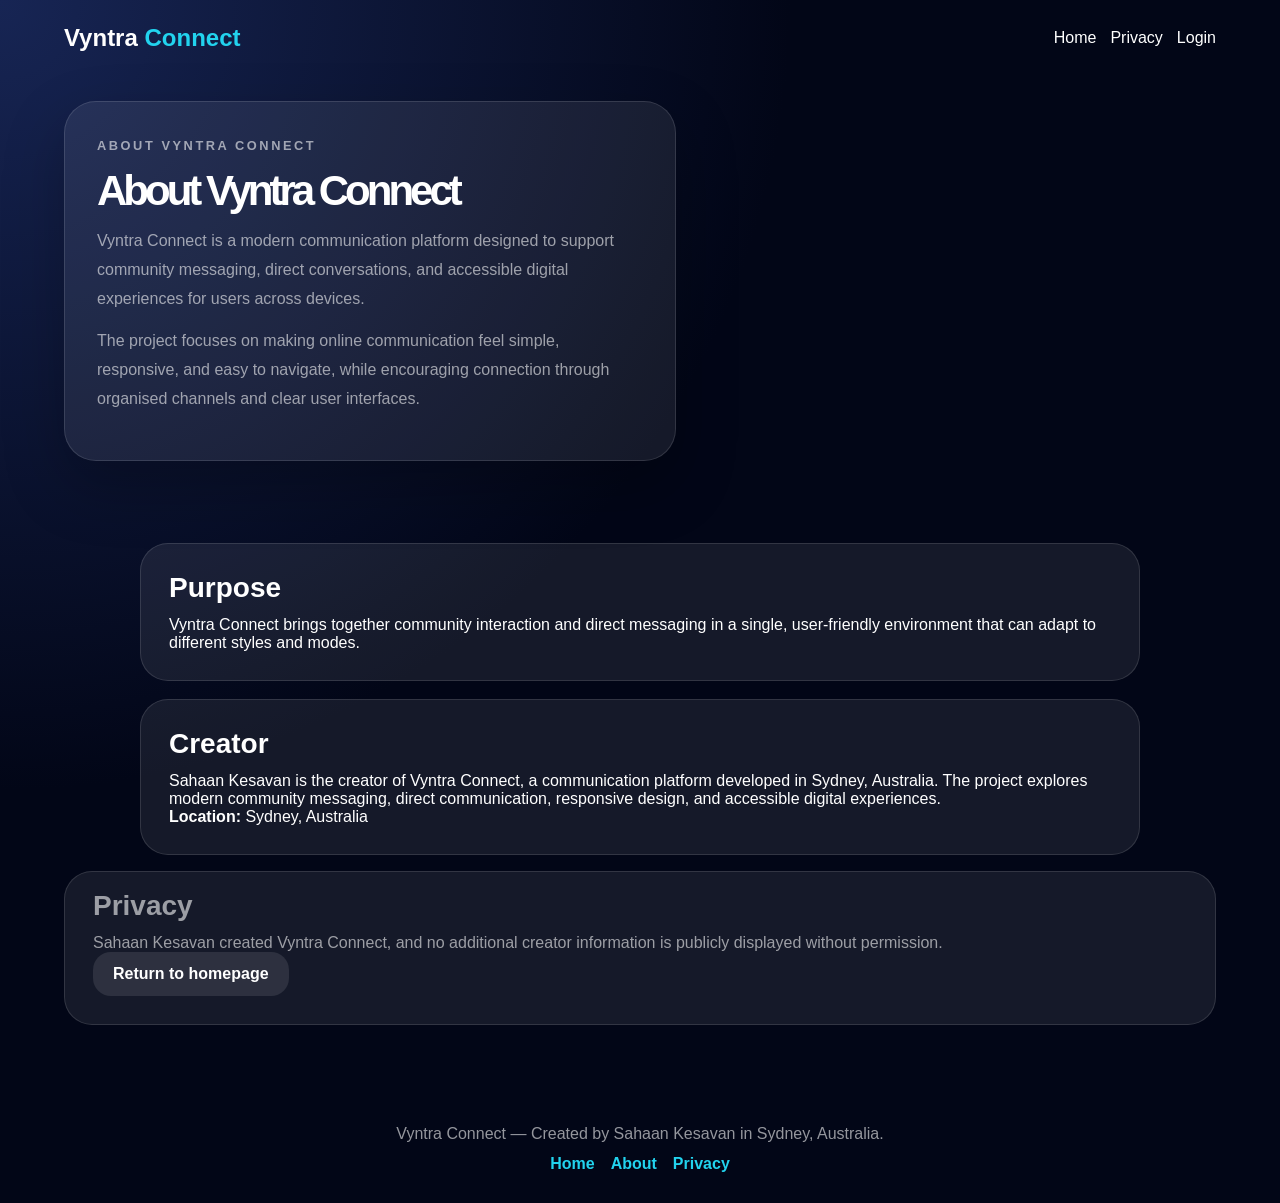
<file: about/index.html>
<!DOCTYPE html>
<html lang="en">
<head>
  <meta charset="UTF-8" />
  <meta name="viewport" content="width=device-width, initial-scale=1.0" />
  <title>About Vyntra Connect and Sahaan Kesavan</title>
  <meta name="description" content="Learn about Vyntra Connect, a modern communication platform created by Sahaan Kesavan in Sydney, Australia." />
  <meta name="keywords" content="Vyntra Connect, Sahaan Kesavan, communication platform, community messaging, direct messaging, Sydney app developer" />
  <link rel="canonical" href="https://playzsaha1.github.io/Vyntra-Connect/about/" />

  <meta property="og:title" content="About Vyntra Connect and Sahaan Kesavan" />
  <meta property="og:description" content="Learn about Vyntra Connect, a modern communication platform created by Sahaan Kesavan in Sydney, Australia." />
  <meta property="og:type" content="website" />
  <meta property="og:url" content="https://playzsaha1.github.io/Vyntra-Connect/about/" />
  <meta property="og:image" content="https://playzsaha1.github.io/Vyntra-Connect/assets/vyntra-og.svg" />

  <meta name="twitter:card" content="summary_large_image" />
  <meta name="twitter:title" content="About Vyntra Connect and Sahaan Kesavan" />
  <meta name="twitter:description" content="Learn about Vyntra Connect, a modern communication platform created by Sahaan Kesavan in Sydney, Australia." />
  <meta name="twitter:image" content="https://playzsaha1.github.io/Vyntra-Connect/assets/vyntra-og.svg" />

  <link rel="stylesheet" href="../style.css" />

  <script type="application/ld+json">
    {
      "@context": "https://schema.org",
      "@type": "SoftwareApplication",
      "name": "Vyntra Connect",
      "description": "Vyntra Connect is a modern communication platform created by Sahaan Kesavan in Sydney, Australia.",
      "url": "https://playzsaha1.github.io/Vyntra-Connect/",
      "creator": {
        "@type": "Person",
        "name": "Sahaan Kesavan",
        "location": "Sydney, Australia"
      },
      "applicationCategory": "CommunicationApplication",
      "operatingSystem": "Web"
    }
  </script>
</head>

<body class="landing-page core-mode">
  <nav class="nav">
    <a href="../" class="logo">Vyntra <span>Connect</span></a>

    <div class="nav-links">
      <a href="../">Home</a>
      <a href="../privacy/">Privacy</a>
      <a href="../login.html">Login</a>
    </div>
  </nav>

  <main class="hero about-page">
    <section class="about-card">
      <p class="eyebrow">About Vyntra Connect</p>
      <h1>About Vyntra Connect</h1>
      <p>
        Vyntra Connect is a modern communication platform designed to support community messaging,
        direct conversations, and accessible digital experiences for users across devices.
      </p>
      <p>
        The project focuses on making online communication feel simple, responsive, and easy to navigate,
        while encouraging connection through organised channels and clear user interfaces.
      </p>
    </section>
  </main>

  <section class="section about-section">
    <div class="about-grid">
      <article class="about-panel">
        <h2>Purpose</h2>
        <p>
          Vyntra Connect brings together community interaction and direct messaging in a single,
          user-friendly environment that can adapt to different styles and modes.
        </p>
      </article>

      <article class="about-panel">
        <h2>Creator</h2>
        <p>
          Sahaan Kesavan is the creator of Vyntra Connect, a communication platform developed in Sydney,
          Australia. The project explores modern community messaging, direct communication, responsive design,
          and accessible digital experiences.
        </p>
        <p><strong>Location:</strong> Sydney, Australia</p>
      </article>
    </div>

    <div class="about-panel privacy-note">
      <h2>Privacy</h2>
      <p>
        Sahaan Kesavan created Vyntra Connect, and no additional creator information is publicly displayed
        without permission.
      </p>
      <a href="../" class="secondary-btn">Return to homepage</a>
    </div>
  </section>

  <footer>
    <p>Vyntra Connect — Created by Sahaan Kesavan in Sydney, Australia.</p>
    <div class="footer-links">
      <a href="../">Home</a>
      <a href="./">About</a>
      <a href="../privacy/">Privacy</a>
    </div>
  </footer>
</body>
</html>
</file>
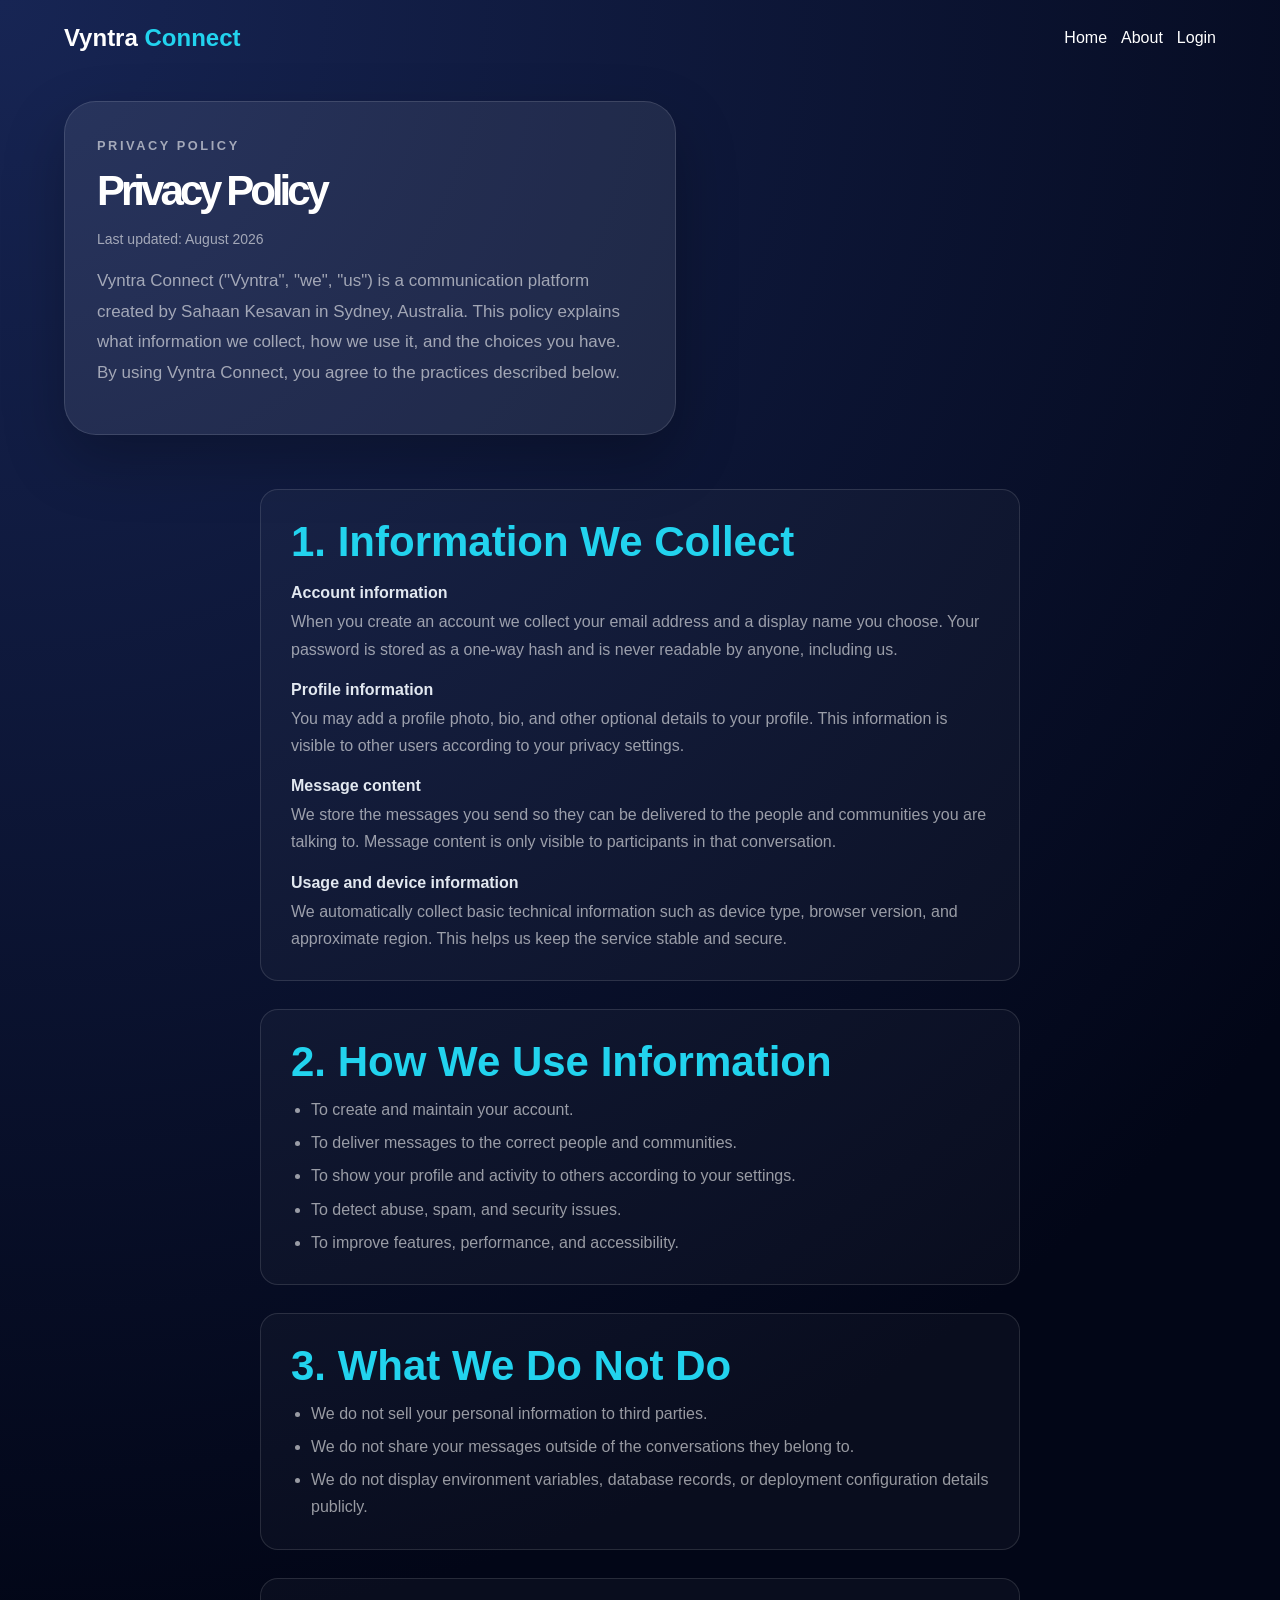
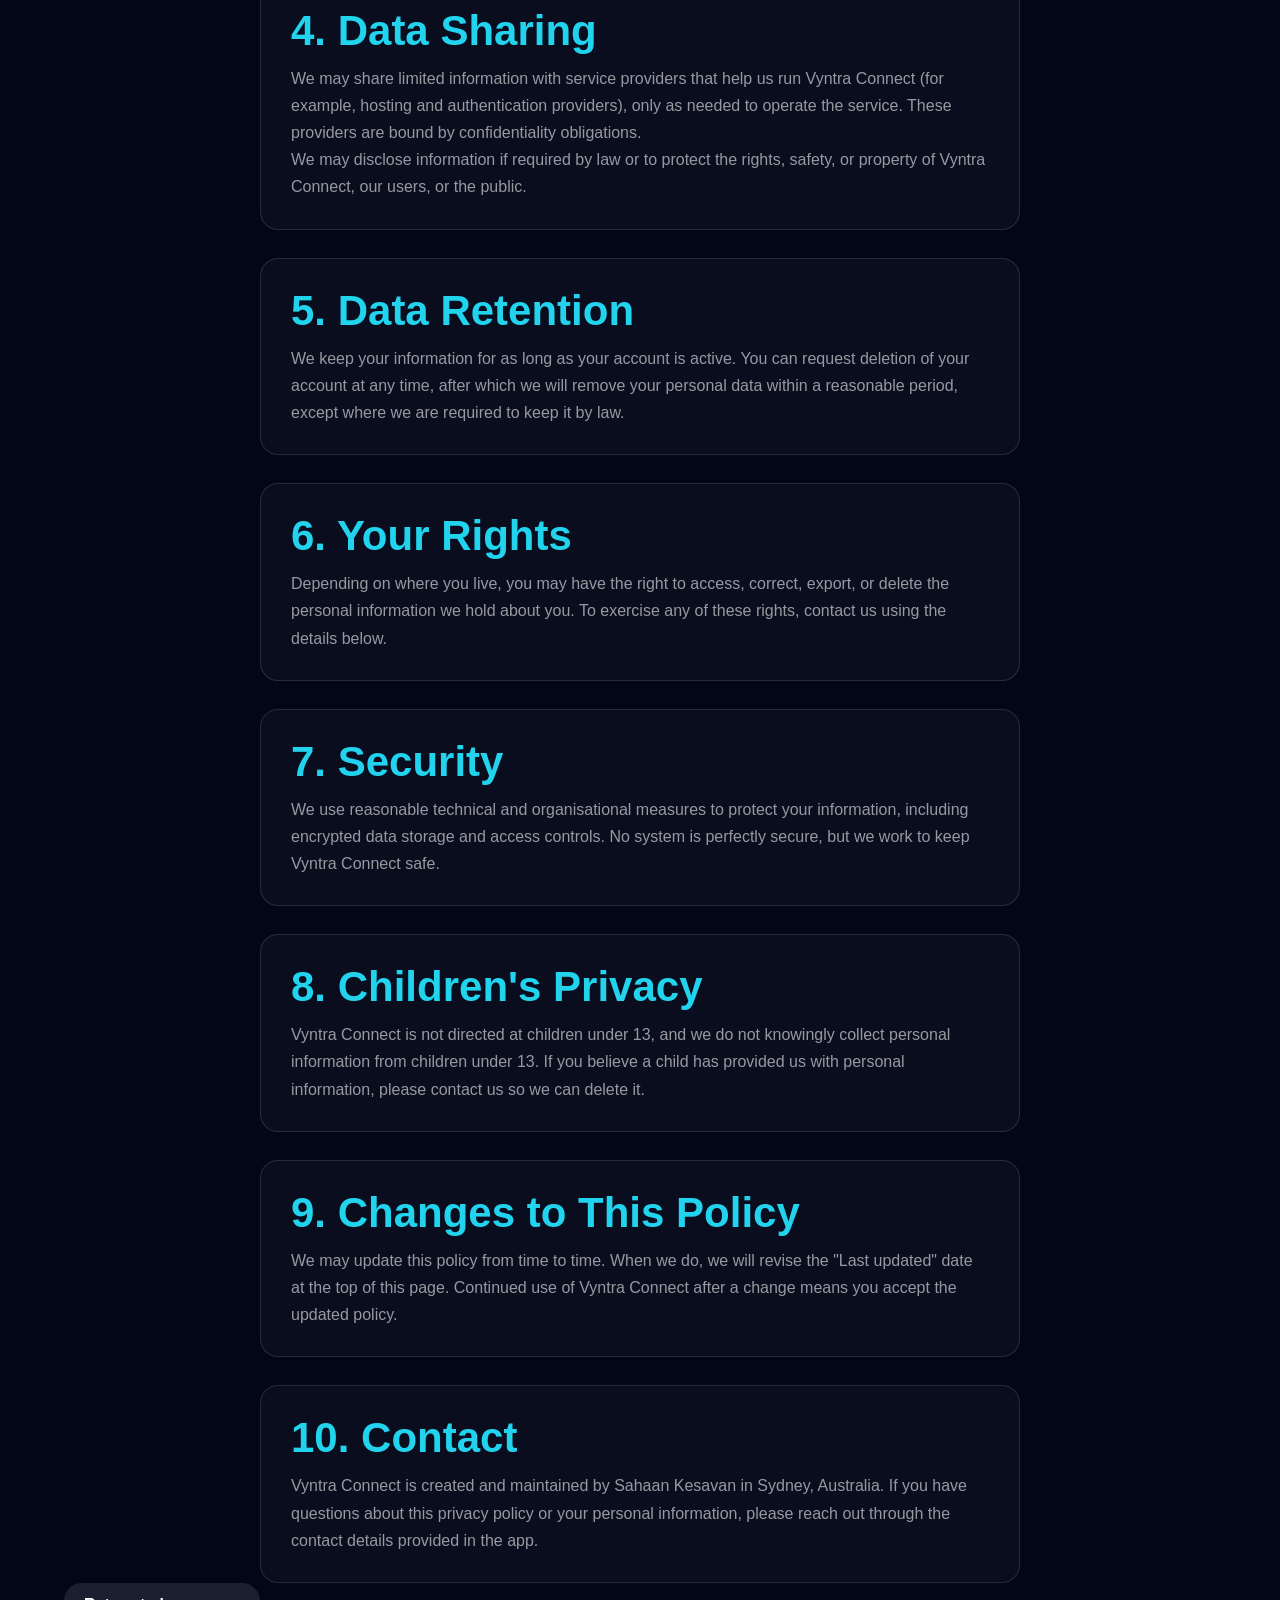
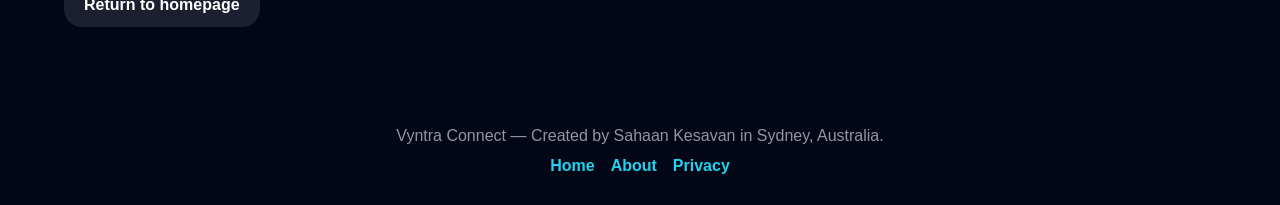
<file: privacy/index.html>
<!DOCTYPE html>
<html lang="en">
<head>
  <meta charset="UTF-8" />
  <meta name="viewport" content="width=device-width, initial-scale=1.0" />
  <title>Privacy Policy | Vyntra Connect</title>
  <meta name="description" content="Privacy policy for Vyntra Connect, a communication platform created by Sahaan Kesavan in Sydney, Australia." />
  <link rel="canonical" href="https://playzsaha1.github.io/Vyntra-Connect/privacy/" />
  <link rel="stylesheet" href="../style.css" />
</head>

<body class="landing-page core-mode">
  <nav class="nav" id="navbar">
    <a href="../" class="logo">Vyntra <span>Connect</span></a>
    <div class="nav-links">
      <a href="../">Home</a>
      <a href="../about/">About</a>
      <a href="../login.html">Login</a>
    </div>
  </nav>

  <main class="hero about-page">
    <section class="about-card reveal">
      <p class="eyebrow">Privacy Policy</p>
      <h1>Privacy Policy</h1>
      <p class="last-updated">Last updated: August 2026</p>
      <p class="intro">
        Vyntra Connect ("Vyntra", "we", "us") is a communication platform created by Sahaan Kesavan
        in Sydney, Australia. This policy explains what information we collect, how we use it, and
        the choices you have. By using Vyntra Connect, you agree to the practices described below.
      </p>
    </section>
  </main>

  <section class="section about-section">
    <div class="privacy-content">

      <article class="privacy-block reveal">
        <h2>1. Information We Collect</h2>
        <h3>Account information</h3>
        <p>
          When you create an account we collect your email address and a display name you choose.
          Your password is stored as a one-way hash and is never readable by anyone, including us.
        </p>
        <h3>Profile information</h3>
        <p>
          You may add a profile photo, bio, and other optional details to your profile. This
          information is visible to other users according to your privacy settings.
        </p>
        <h3>Message content</h3>
        <p>
          We store the messages you send so they can be delivered to the people and communities you
          are talking to. Message content is only visible to participants in that conversation.
        </p>
        <h3>Usage and device information</h3>
        <p>
          We automatically collect basic technical information such as device type, browser version,
          and approximate region. This helps us keep the service stable and secure.
        </p>
      </article>

      <article class="privacy-block reveal">
        <h2>2. How We Use Information</h2>
        <ul>
          <li>To create and maintain your account.</li>
          <li>To deliver messages to the correct people and communities.</li>
          <li>To show your profile and activity to others according to your settings.</li>
          <li>To detect abuse, spam, and security issues.</li>
          <li>To improve features, performance, and accessibility.</li>
        </ul>
      </article>

      <article class="privacy-block reveal">
        <h2>3. What We Do Not Do</h2>
        <ul>
          <li>We do not sell your personal information to third parties.</li>
          <li>We do not share your messages outside of the conversations they belong to.</li>
          <li>We do not display environment variables, database records, or deployment configuration
          details publicly.</li>
        </ul>
      </article>

      <article class="privacy-block reveal">
        <h2>4. Data Sharing</h2>
        <p>
          We may share limited information with service providers that help us run Vyntra Connect
          (for example, hosting and authentication providers), only as needed to operate the
          service. These providers are bound by confidentiality obligations.
        </p>
        <p>
          We may disclose information if required by law or to protect the rights, safety, or
          property of Vyntra Connect, our users, or the public.
        </p>
      </article>

      <article class="privacy-block reveal">
        <h2>5. Data Retention</h2>
        <p>
          We keep your information for as long as your account is active. You can request deletion of
          your account at any time, after which we will remove your personal data within a reasonable
          period, except where we are required to keep it by law.
        </p>
      </article>

      <article class="privacy-block reveal">
        <h2>6. Your Rights</h2>
        <p>
          Depending on where you live, you may have the right to access, correct, export, or delete
          the personal information we hold about you. To exercise any of these rights, contact us
          using the details below.
        </p>
      </article>

      <article class="privacy-block reveal">
        <h2>7. Security</h2>
        <p>
          We use reasonable technical and organisational measures to protect your information,
          including encrypted data storage and access controls. No system is perfectly secure, but
          we work to keep Vyntra Connect safe.
        </p>
      </article>

      <article class="privacy-block reveal">
        <h2>8. Children's Privacy</h2>
        <p>
          Vyntra Connect is not directed at children under 13, and we do not knowingly collect
          personal information from children under 13. If you believe a child has provided us with
          personal information, please contact us so we can delete it.
        </p>
      </article>

      <article class="privacy-block reveal">
        <h2>9. Changes to This Policy</h2>
        <p>
          We may update this policy from time to time. When we do, we will revise the "Last updated"
          date at the top of this page. Continued use of Vyntra Connect after a change means you
          accept the updated policy.
        </p>
      </article>

      <article class="privacy-block reveal">
        <h2>10. Contact</h2>
        <p>
          Vyntra Connect is created and maintained by Sahaan Kesavan in Sydney, Australia. If you
          have questions about this privacy policy or your personal information, please reach out
          through the contact details provided in the app.
        </p>
      </article>

    </div>

    <a href="../" class="secondary-btn reveal">Return to homepage</a>
  </section>

  <footer>
    <p>Vyntra Connect — Created by Sahaan Kesavan in Sydney, Australia.</p>
    <div class="footer-links">
      <a href="../">Home</a>
      <a href="../about/">About</a>
      <a href="./">Privacy</a>
    </div>
  </footer>

  <script src="../reveal.js"></script>
</body>
</html>
</file>
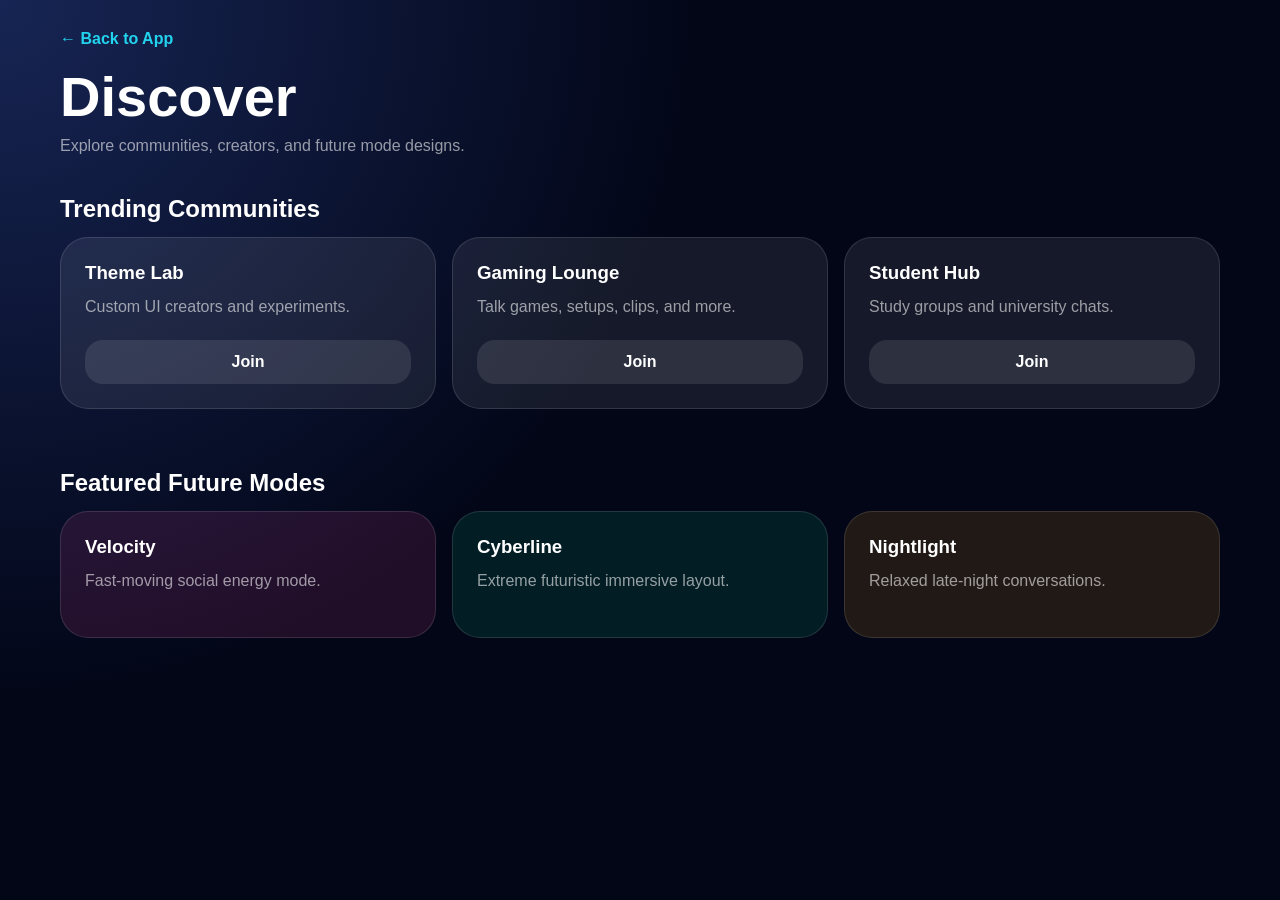
<file: discover.html>
<!DOCTYPE html>
<html lang="en">
<head>
  <meta charset="UTF-8" />
  <meta name="viewport" content="width=device-width, initial-scale=1.0"/>
  <title>Discover | Vyntra Connect</title>
  <link rel="stylesheet" href="style.css" />
</head>
<body class="core-mode">
  <div class="discover-page">
    <div class="discover-header">
      <a href="app.html" class="back-link">← Back to App</a>

      <div>
        <h1>Discover</h1>
        <p>Explore communities, creators, and future mode designs.</p>
      </div>
    </div>

    <section class="discover-section">
      <h2>Trending Communities</h2>

      <div class="discover-grid">
        <div class="discover-card">
          <h3>Theme Lab</h3>
          <p>Custom UI creators and experiments.</p>
          <button class="secondary-btn full">Join</button>
        </div>

        <div class="discover-card">
          <h3>Gaming Lounge</h3>
          <p>Talk games, setups, clips, and more.</p>
          <button class="secondary-btn full">Join</button>
        </div>

        <div class="discover-card">
          <h3>Student Hub</h3>
          <p>Study groups and university chats.</p>
          <button class="secondary-btn full">Join</button>
        </div>
      </div>
    </section>

    <section class="discover-section">
      <h2>Featured Future Modes</h2>

      <div class="discover-grid">
        <div class="discover-card pulse">
          <h3>Velocity</h3>
          <p>Fast-moving social energy mode.</p>
        </div>

        <div class="discover-card neon">
          <h3>Cyberline</h3>
          <p>Extreme futuristic immersive layout.</p>
        </div>

        <div class="discover-card cozy">
          <h3>Nightlight</h3>
          <p>Relaxed late-night conversations.</p>
        </div>
      </div>
    </section>
  </div>
</body>
</html>
</file>
<file: style.css>
* {
  margin: 0;
  padding: 0;
  box-sizing: border-box;
  font-family: Inter, Arial, sans-serif;
}

:root {
  --bg: #080b14;
  --panel: rgba(255, 255, 255, 0.08);
  --border: rgba(255, 255, 255, 0.12);
  --text: #ffffff;
  --muted: rgba(255, 255, 255, 0.58);
  --accent1: #22d3ee;
  --accent2: #3b82f6;
  --me: #06b6d4;
  --them: rgba(255, 255, 255, 0.1);
}

body {
  background: var(--bg);
  color: var(--text);
  min-height: 100vh;
}

body.core-mode {
  --bg: radial-gradient(circle at top left, #172554, #020617 45%, #020617);
  --accent1: #22d3ee;
  --accent2: #3b82f6;
  --me: #0891b2;
}

body.pulse-mode {
  --bg: radial-gradient(circle at top left, #831843, #2e1065 45%, #020617);
  --accent1: #f472b6;
  --accent2: #fb923c;
  --me: #ec4899;
}

body.neon-mode {
  --bg: radial-gradient(circle at top left, #064e3b, #020617 45%, #000000);
  --accent1: #5eead4;
  --accent2: #22c55e;
  --me: #34d399;
}

body.cozy-mode {
  --bg: radial-gradient(circle at top left, #78350f, #431407 45%, #120a05);
  --accent1: #fcd34d;
  --accent2: #fb7185;
  --me: #f59e0b;
}

body.velocity-mode {
  --bg: radial-gradient(circle at top left, #111827, #020617 55%, #000000);
  --panel: rgba(255, 255, 255, 0.07);
  --border: rgba(255, 255, 255, 0.12);
  --accent1: #60a5fa;
  --accent2: #a855f7;
  --me: linear-gradient(135deg, #3b82f6, #8b5cf6);
}

a {
  color: inherit;
  text-decoration: none;
}

button,
input,
textarea {
  font: inherit;
}

.nav {
  max-width: 1200px;
  margin: auto;
  padding: 24px;
  display: flex;
  align-items: center;
  justify-content: space-between;
}

.logo {
  font-size: 24px;
  font-weight: 900;
}

.logo span {
  color: var(--accent1);
}

.nav-links {
  display: flex;
  gap: 14px;
  align-items: center;
}

.nav-btn,
.primary-btn,
.secondary-btn,
.danger-btn {
  border: none;
  cursor: pointer;
  border-radius: 18px;
  padding: 13px 20px;
  font-weight: 800;
  display: inline-block;
}

.primary-btn {
  background: linear-gradient(90deg, var(--accent1), var(--accent2));
  color: #020617;
}

.secondary-btn {
  background: rgba(255, 255, 255, 0.1);
  color: white;
}

.danger-btn {
  background: rgba(239, 68, 68, 0.2);
  color: #fecaca;
}

.full {
  width: 100%;
  text-align: center;
}

.hero {
  max-width: 1200px;
  margin: auto;
  padding: 80px 24px;
  display: grid;
  grid-template-columns: 1.1fr 0.9fr;
  gap: 40px;
  align-items: center;
}

.tag {
  color: var(--accent1);
  font-weight: 800;
  margin-bottom: 14px;
}

.hero h1 {
  font-size: clamp(46px, 7vw, 86px);
  line-height: 0.95;
  letter-spacing: -4px;
  margin-bottom: 24px;
}

.sub {
  color: var(--muted);
  font-size: 18px;
  line-height: 1.7;
  max-width: 650px;
}

.hero-actions {
  display: flex;
  gap: 14px;
  margin-top: 30px;
  flex-wrap: wrap;
}

/* Navbar scroll effect */
.nav {
  position: sticky;
  top: 0;
  z-index: 100;
  transition: background 0.3s ease, border-color 0.3s ease, backdrop-filter 0.3s ease;
  border-bottom: 1px solid transparent;
}

/* 3D Globe section */
.globe-section {
  position: relative;
  height: 100vh;
  min-height: 600px;
  display: flex;
  align-items: center;
  justify-content: center;
  overflow: hidden;
}

#globe-canvas {
  position: absolute;
  inset: 0;
  width: 100%;
  height: 100%;
}

#globe-canvas canvas {
  display: block;
}

.globe-overlay {
  position: relative;
  z-index: 2;
  max-width: 560px;
  text-align: center;
  padding: 0 24px;
  pointer-events: none;
}

.globe-overlay h2 {
  font-size: clamp(32px, 5vw, 52px);
  letter-spacing: -2px;
  margin: 10px 0 14px;
  text-shadow: 0 4px 30px rgba(2, 6, 23, 0.8);
}

.globe-sub {
  color: var(--muted);
  font-size: 17px;
  line-height: 1.7;
  text-shadow: 0 2px 20px rgba(2, 6, 23, 0.9);
}

/* Privacy policy layout */
.privacy-content {
  max-width: 760px;
  margin: 0 auto;
  display: flex;
  flex-direction: column;
  gap: 28px;
}

.privacy-block {
  background: rgba(255, 255, 255, 0.03);
  border: 1px solid var(--border);
  border-radius: 18px;
  padding: 28px 30px;
}

.privacy-block h2 {
  font-size: 22px;
  margin: 0 0 14px;
  color: var(--accent1);
}

.privacy-block h3 {
  font-size: 16px;
  margin: 18px 0 6px;
  color: #e2e8f0;
}

.privacy-block p,
.privacy-block li {
  color: var(--muted);
  line-height: 1.7;
}

.privacy-block ul {
  margin: 8px 0 0;
  padding-left: 20px;
  display: flex;
  flex-direction: column;
  gap: 6px;
}

.last-updated {
  color: var(--muted);
  font-size: 14px;
  margin: 4px 0 18px;
}

.intro {
  font-size: 17px;
  line-height: 1.7;
}

.nav.scrolled {
  background: rgba(2, 6, 23, 0.72);
  backdrop-filter: blur(18px);
  border-bottom: 1px solid var(--border);
}

.nav-links a {
  transition: color 0.2s ease;
}

.nav-links a:hover {
  color: var(--accent1);
}

.nav-btn {
  background: linear-gradient(90deg, var(--accent1), var(--accent2));
  color: #020617;
}

/* Scroll reveal */
.reveal {
  opacity: 0;
  transform: translateY(32px);
  transition: opacity 0.7s cubic-bezier(0.22, 1, 0.36, 1),
    transform 0.7s cubic-bezier(0.22, 1, 0.36, 1);
}

.reveal-in {
  opacity: 1;
  transform: translateY(0);
}

.hero-card,
.panel,
.auth-card,
.tutorial-card {
  background: var(--panel);
  border: 1px solid var(--border);
  backdrop-filter: blur(18px);
  border-radius: 32px;
  box-shadow: 0 30px 70px rgba(0, 0, 0, 0.35);
}

.hero-card {
  padding: 24px;
}

.chat-preview {
  min-height: 420px;
  display: flex;
  flex-direction: column;
  gap: 16px;
}

.preview-header {
  display: flex;
  gap: 14px;
  align-items: center;
  padding-bottom: 18px;
  border-bottom: 1px solid var(--border);
}

.avatar {
  width: 48px;
  height: 48px;
  border-radius: 18px;
  display: grid;
  place-items: center;
  font-weight: 900;
  color: #020617;
  background: linear-gradient(135deg, var(--accent1), var(--accent2));
}

.bubble {
  max-width: 80%;
  padding: 14px 16px;
  border-radius: 22px;
}

.bubble.left {
  background: rgba(255, 255, 255, 0.1);
}

.bubble.right {
  background: linear-gradient(90deg, var(--accent1), var(--accent2));
  color: #020617;
  align-self: flex-end;
  font-weight: 700;
}

.section {
  max-width: 1200px;
  margin: auto;
  padding: 70px 24px;
}

.section h2 {
  font-size: 42px;
  margin-bottom: 10px;
}

.section-sub,
.muted {
  color: var(--muted);
}

.mode-grid {
  display: grid;
  grid-template-columns: repeat(4, 1fr);
  gap: 18px;
  margin-top: 26px;
}

.mode-card,
.feature-list p {
  background: var(--panel);
  border: 1px solid var(--border);
  padding: 22px;
  border-radius: 24px;
}

.mode-card h3 {
  margin-bottom: 8px;
}

.mode-card.pulse {
  background: rgba(236, 72, 153, 0.13);
}

.mode-card.neon {
  background: rgba(16, 185, 129, 0.13);
}

.mode-card.cozy {
  background: rgba(245, 158, 11, 0.13);
}

.split {
  display: grid;
  grid-template-columns: 1fr 1fr;
  gap: 28px;
}

.split p {
  color: var(--muted);
  line-height: 1.7;
}

.feature-list {
  display: grid;
  gap: 12px;
}

footer {
  padding: 30px;
  text-align: center;
  color: var(--muted);
}

.footer-links {
  display: flex;
  justify-content: center;
  gap: 16px;
  margin-top: 12px;
  flex-wrap: wrap;
}

.footer-links a {
  color: var(--accent1);
  font-weight: 700;
}

.hero-illustration {
  width: 100%;
  height: auto;
  border-radius: 24px;
  border: 1px solid var(--border);
  background: rgba(2, 6, 23, 0.65);
}

.about-section {
  padding-top: 30px;
}

.about-card {
  max-width: 900px;
  margin: 0 auto;
  background: var(--panel);
  border: 1px solid var(--border);
  border-radius: 32px;
  padding: 32px;
  box-shadow: 0 25px 60px rgba(0, 0, 0, 0.25);
}

.about-card h2,
.about-card h1 {
  font-size: clamp(30px, 4vw, 42px);
  margin-bottom: 16px;
}

.about-card p {
  color: var(--muted);
  line-height: 1.8;
  margin-bottom: 14px;
}

.eyebrow {
  display: inline-block;
  color: var(--accent1);
  text-transform: uppercase;
  letter-spacing: 0.2em;
  font-size: 0.8rem;
  font-weight: 800;
  margin-bottom: 10px;
}

.creator-line {
  color: var(--text) !important;
  font-weight: 700;
  margin-top: 16px;
}

.about-page {
  padding: 24px;
}

.about-grid {
  display: grid;
  gap: 18px;
  max-width: 1000px;
  margin: 28px auto 0;
}

.about-panel {
  background: var(--panel);
  border: 1px solid var(--border);
  border-radius: 28px;
  padding: 28px;
}

.about-panel h2 {
  font-size: 28px;
  margin-bottom: 12px;
}

.about-panel ul {
  color: var(--muted);
  padding-left: 20px;
  display: grid;
  gap: 10px;
}

.privacy-note {
  border-top: 1px solid var(--border);
  padding-top: 18px;
  margin-top: 16px;
  color: var(--muted);
}

.auth-page {
  display: grid;
  place-items: center;
  padding: 24px;
  background: radial-gradient(circle at top left, #172554, #020617 55%);
}

.auth-card {
  width: min(460px, 100%);
  padding: 30px;
}

.auth-card h1 {
  font-size: 34px;
  margin: 18px 0 8px;
}

.auth-card p {
  color: var(--muted);
  margin-bottom: 20px;
}

.auth-card input {
  width: 100%;
  border: 1px solid var(--border);
  background: rgba(0, 0, 0, 0.22);
  color: white;
  padding: 15px;
  border-radius: 16px;
  outline: none;
  margin-bottom: 12px;
}

.back-link {
  color: var(--accent1);
  font-weight: 800;
}

.small-text {
  font-size: 13px;
  margin-top: 16px;
}

.app-page {
  background: var(--bg);
  padding: 22px;
}

.app-header {
  max-width: 1400px;
  margin: auto auto 20px;
  display: flex;
  justify-content: space-between;
  align-items: center;
  gap: 14px;
}

.app-header h1 {
  font-size: 34px;
}

.app-header p {
  color: var(--muted);
}

.mode-switcher {
  display: flex;
  gap: 8px;
  overflow-x: auto;
}

.mode-btn {
  padding: 11px 16px;
  border-radius: 16px;
  border: 1px solid var(--border);
  background: rgba(255, 255, 255, 0.08);
  color: white;
  cursor: pointer;
}

.mode-btn.active {
  background: linear-gradient(90deg, var(--accent1), var(--accent2));
  color: #020617;
  font-weight: 900;
}

.app-layout {
  max-width: 1400px;
  margin: auto;
  display: grid;
  grid-template-columns: 280px 1fr 280px;
  gap: 18px;
}

.panel {
  padding: 18px;
}

.panel .secondary-btn + .danger-btn {
  margin-top: 10px;
}

.sidebar-title,
.chat-top {
  display: flex;
  justify-content: space-between;
  align-items: center;
  gap: 12px;
}

.icon-btn {
  width: 38px;
  height: 38px;
  border-radius: 14px;
  border: none;
  background: rgba(255, 255, 255, 0.1);
  color: white;
  cursor: pointer;
}

.search-input {
  width: 100%;
  margin: 16px 0;
  border: 1px solid var(--border);
  background: rgba(0, 0, 0, 0.22);
  color: white;
  padding: 13px;
  border-radius: 16px;
  outline: none;
}

.chat-list {
  display: grid;
  gap: 10px;
}

.chat-item {
  width: 100%;
  text-align: left;
  border: none;
  padding: 12px;
  border-radius: 18px;
  background: transparent;
  color: white;
  display: flex;
  gap: 12px;
  cursor: pointer;
}

.chat-item:hover,
.chat-item.active {
  background: rgba(255, 255, 255, 0.12);
}

.chat-avatar {
  width: 42px;
  height: 42px;
  border-radius: 16px;
  background: linear-gradient(135deg, var(--accent1), var(--accent2));
  color: #020617;
  font-weight: 900;
  display: grid;
  place-items: center;
  flex: 0 0 auto;
}

.chat-info {
  min-width: 0;
}

.chat-info strong,
.chat-info span {
  display: block;
}

.chat-info span {
  color: var(--muted);
  font-size: 13px;
  white-space: nowrap;
  overflow: hidden;
  text-overflow: ellipsis;
}

.chat-panel {
  min-height: 690px;
  display: flex;
  flex-direction: column;
  padding: 0;
  overflow: hidden;
}

.chat-top {
  padding: 18px;
  border-bottom: 1px solid var(--border);
}

.chat-top p {
  color: var(--muted);
  font-size: 14px;
}

.message-area {
  flex: 1;
  padding: 20px;
  overflow-y: auto;
  display: flex;
  flex-direction: column;
  gap: 14px;
}

.message-row {
  display: flex;
  flex-direction: column;
  max-width: 75%;
}

.message-row.me {
  align-self: flex-end;
  text-align: right;
}

.message-row.them {
  align-self: flex-start;
}

.message {
  padding: 13px 16px;
  border-radius: 22px;
  line-height: 1.4;
}

.message-row.me .message {
  background: var(--me);
  color: white;
  border-top-right-radius: 6px;
}

.neon-mode .message-row.me .message,
.cozy-mode .message-row.me .message {
  color: #020617;
  font-weight: 700;
}

.message-row.them .message {
  background: var(--them);
  border-top-left-radius: 6px;
}

.message-time {
  color: rgba(255, 255, 255, 0.35);
  font-size: 12px;
  margin-top: 5px;
}

.message-input-wrap {
  padding: 16px;
  border-top: 1px solid var(--border);
  display: flex;
  gap: 10px;
  align-items: center;
}

.message-input-wrap input {
  flex: 1;
  border: 1px solid var(--border);
  background: rgba(0, 0, 0, 0.22);
  color: white;
  padding: 14px;
  border-radius: 18px;
  outline: none;
}

.send-btn {
  border: none;
  background: linear-gradient(90deg, var(--accent1), var(--accent2));
  color: #020617;
  font-weight: 900;
  padding: 14px 18px;
  border-radius: 18px;
  cursor: pointer;
}

.rightbar {
  display: grid;
  gap: 18px;
}

.current-mode-card {
  margin-top: 12px;
  padding: 16px;
  border-radius: 22px;
  background: linear-gradient(135deg, var(--accent1), var(--accent2));
  color: #020617;
}

.community-list {
  display: grid;
  gap: 10px;
  margin-top: 12px;
}

.community-list button {
  border: none;
  background: rgba(255, 255, 255, 0.08);
  color: white;
  padding: 13px;
  border-radius: 16px;
  display: flex;
  justify-content: space-between;
  cursor: pointer;
}

.community-list span {
  color: var(--accent1);
}

.tutorial-overlay {
  position: fixed;
  inset: 0;
  background: rgba(0, 0, 0, 0.72);
  backdrop-filter: blur(14px);
  z-index: 20;
  display: grid;
  place-items: center;
  padding: 20px;
}

.tutorial-card {
  width: min(480px, 100%);
  padding: 28px;
}

.tutorial-card h1 {
  font-size: 32px;
  margin-bottom: 12px;
}

.tutorial-card p {
  color: var(--muted);
  line-height: 1.6;
  margin-bottom: 22px;
}

/* PROFILE PAGE + DISCOVER PAGE */

.profile-page,
.discover-page {
  max-width: 1200px;
  margin: auto;
  padding: 30px 20px;
}

.profile-card {
  max-width: 760px;
  margin: auto;
}

.profile-top {
  display: flex;
  align-items: center;
  gap: 20px;
  margin: 24px 0 30px;
}

.big-avatar {
  width: 100px;
  height: 100px;
  border-radius: 30px;
  background: linear-gradient(135deg, var(--accent1), var(--accent2));
  display: grid;
  place-items: center;
  font-size: 40px;
  font-weight: 900;
  color: #020617;
}

.profile-top h1 {
  font-size: 42px;
}

.profile-top p {
  color: var(--muted);
}

.profile-section {
  margin-bottom: 30px;
}

.profile-section h2,
.discover-section h2 {
  margin-bottom: 14px;
}

.profile-section textarea {
  width: 100%;
  min-height: 140px;
  border-radius: 22px;
  border: 1px solid var(--border);
  background: rgba(0, 0, 0, 0.22);
  color: white;
  padding: 18px;
  resize: vertical;
  outline: none;
}

.theme-grid,
.stats-grid,
.discover-grid {
  display: grid;
  gap: 16px;
}

.theme-grid {
  grid-template-columns: repeat(4, 1fr);
}

.theme-option {
  border: 1px solid var(--border);
  background: rgba(255,255,255,0.08);
  color: white;
  padding: 16px;
  border-radius: 18px;
  cursor: pointer;
}

.stats-grid {
  grid-template-columns: repeat(3, 1fr);
}

.stat-box {
  background: rgba(255,255,255,0.08);
  border: 1px solid var(--border);
  padding: 24px;
  border-radius: 22px;
  text-align: center;
}

.stat-box strong {
  display: block;
  font-size: 28px;
  margin-bottom: 8px;
}

.stat-box span {
  color: var(--muted);
}

.discover-header {
  margin-bottom: 40px;
}

.discover-header h1 {
  font-size: 56px;
  margin: 16px 0 8px;
}

.discover-header p {
  color: var(--muted);
}

.discover-section {
  margin-bottom: 60px;
}

.discover-grid {
  grid-template-columns: repeat(3, 1fr);
}

.discover-card {
  background: rgba(255,255,255,0.08);
  border: 1px solid var(--border);
  padding: 24px;
  border-radius: 28px;
}

.discover-card h3 {
  margin-bottom: 10px;
}

.discover-card p {
  color: var(--muted);
  margin-bottom: 20px;
  line-height: 1.6;
}

.discover-card.pulse {
  background: rgba(236, 72, 153, 0.13);
}

.discover-card.neon {
  background: rgba(16, 185, 129, 0.13);
}

.discover-card.cozy {
  background: rgba(245, 158, 11, 0.13);
}

/* VELOCITY MODE */

body.velocity-mode .panel,
body.velocity-mode .chat-panel,
body.velocity-mode .sidebar,
body.velocity-mode .discover-card,
body.velocity-mode .theme-option,
body.velocity-mode .stat-box {
  background: rgba(255,255,255,0.06);
  backdrop-filter: blur(26px);
  border: 1px solid rgba(255,255,255,0.12);
  box-shadow:
    0 8px 40px rgba(0,0,0,0.4),
    inset 0 1px 0 rgba(255,255,255,0.08);
}

body.velocity-mode .chat-item {
  transition: all 0.25s ease;
  border-radius: 22px;
}

body.velocity-mode .chat-item:hover,
body.velocity-mode .chat-item.active {
  transform: translateX(6px);
  background: rgba(255,255,255,0.12);
}

body.velocity-mode .chat-avatar,
body.velocity-mode .avatar,
body.velocity-mode .big-avatar {
  background: linear-gradient(135deg, #3b82f6, #8b5cf6);
  color: white;
  box-shadow: 0 0 22px rgba(139,92,246,0.55);
}

body.velocity-mode .message-row.me .message {
  background: linear-gradient(135deg, #3b82f6, #8b5cf6);
  color: white;
  border-radius: 28px;
  border-top-right-radius: 10px;
  box-shadow: 0 10px 28px rgba(59,130,246,0.35);
  animation: velocityFloat 3s ease-in-out infinite;
}

body.velocity-mode .message-row.them .message {
  background: rgba(255,255,255,0.08);
  border-radius: 28px;
  border-top-left-radius: 10px;
  backdrop-filter: blur(12px);
  box-shadow: 0 4px 20px rgba(255,255,255,0.05);
}

body.velocity-mode .send-btn,
body.velocity-mode .primary-btn {
  background: linear-gradient(135deg, #3b82f6, #8b5cf6);
  color: white;
  box-shadow: 0 0 22px rgba(139,92,246,0.45);
  transition: all 0.25s ease;
}

body.velocity-mode .send-btn:hover,
body.velocity-mode .primary-btn:hover {
  transform: scale(1.05);
  box-shadow: 0 0 35px rgba(139,92,246,0.75);
}

body.velocity-mode .message-input-wrap input,
body.velocity-mode .search-input,
body.velocity-mode .auth-card input,
body.velocity-mode textarea {
  background: rgba(255,255,255,0.05);
  border: 1px solid rgba(255,255,255,0.12);
  transition: all 0.25s ease;
}

body.velocity-mode .message-input-wrap input:focus,
body.velocity-mode .search-input:focus,
body.velocity-mode .auth-card input:focus,
body.velocity-mode textarea:focus {
  border-color: #8b5cf6;
  box-shadow: 0 0 20px rgba(139,92,246,0.35);
}

body.velocity-mode .mode-btn.active {
  background: linear-gradient(135deg, #3b82f6, #8b5cf6);
  color: white;
  border: none;
}

body.velocity-mode .current-mode-card {
  background: linear-gradient(135deg, #3b82f6, #8b5cf6);
  color: white;
  box-shadow: 0 0 28px rgba(139,92,246,0.4);
}

body.velocity-mode .community-list button {
  background: rgba(255,255,255,0.06);
  transition: all 0.25s ease;
}

body.velocity-mode .community-list button:hover {
  transform: translateY(-2px);
  background: rgba(255,255,255,0.1);
}

body.velocity-mode .tutorial-card,
body.velocity-mode .hero-card,
body.velocity-mode .auth-card {
  background: rgba(255,255,255,0.06);
  backdrop-filter: blur(26px);
}

body.velocity-mode .bubble.right {
  background: linear-gradient(135deg, #3b82f6, #8b5cf6);
  color: white;
}

body.velocity-mode .bubble.left {
  background: rgba(255,255,255,0.08);
}

@keyframes velocityFloat {
  0% {
    transform: translateY(0px);
  }

  50% {
    transform: translateY(-2px);
  }

  100% {
    transform: translateY(0px);
  }
}

@media (max-width: 1000px) {
  .hero,
  .split,
  .app-layout {
    grid-template-columns: 1fr;
  }

  .mode-grid {
    grid-template-columns: repeat(2, 1fr);
  }

  .rightbar {
    grid-template-columns: 1fr;
  }
}

@media (max-width: 900px) {
  .discover-grid,
  .stats-grid,
  .theme-grid {
    grid-template-columns: 1fr;
  }

  .profile-top {
    flex-direction: column;
    text-align: center;
  }

  .discover-header h1 {
    font-size: 42px;
  }
}

@media (max-width: 650px) {
  .nav,
  .app-header {
    flex-direction: column;
    align-items: flex-start;
  }

  .hero {
    padding-top: 45px;
  }

  .hero h1 {
    letter-spacing: -2px;
  }

  .mode-grid {
    grid-template-columns: 1fr;
  }

  .app-page {
    padding: 12px;
  }

  .message-row {
    max-width: 88%;
  }
}
</file>
